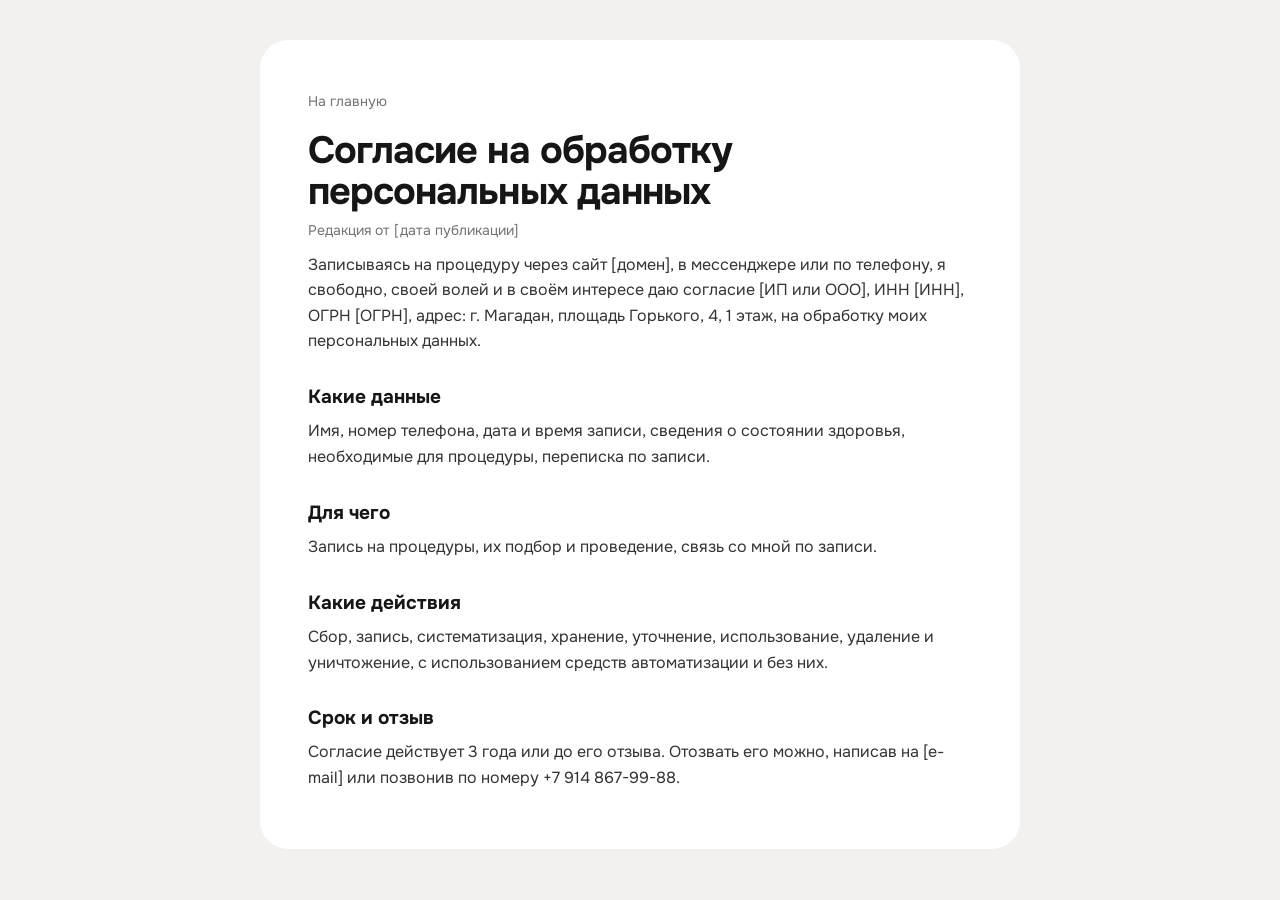
<file: consent.html>
<!doctype html>
<html lang="ru">
<head>
<meta charset="utf-8">
<meta name="viewport" content="width=device-width, initial-scale=1">
<meta name="robots" content="noindex, nofollow">
<title>Согласие на обработку персональных данных | Магадан Брат</title>
<link rel="icon" href="data:image/svg+xml,%3Csvg xmlns='http://www.w3.org/2000/svg' viewBox='0 0 32 32'%3E%3Crect width='32' height='32' rx='16' fill='%23e0623a'/%3E%3Ctext x='16' y='22' text-anchor='middle' font-family='Georgia' font-size='17' fill='%23ffffff'%3E%D0%9C%3C/text%3E%3C/svg%3E">
<link rel="stylesheet" href="https://fonts.googleapis.com/css2?family=Onest:wght@400;600;700&display=swap">
<link rel="stylesheet" href="doc.css">
</head>
<body>
<main class="doc">
  <a class="back" href="index.html">На главную</a>
  <h1>Согласие на обработку персональных данных</h1>
  <p class="upd">Редакция от [дата публикации]</p>

  <p>Записываясь на процедуру через сайт [домен], в мессенджере или по телефону, я свободно, своей волей и в своём
  интересе даю согласие [ИП или ООО], ИНН [ИНН], ОГРН [ОГРН], адрес:
  г. Магадан, площадь Горького,&nbsp;4, 1&nbsp;этаж, на обработку моих персональных данных.</p>

  <h2>Какие данные</h2>
  <p>Имя, номер телефона, дата и время записи, сведения о состоянии здоровья, необходимые для процедуры, переписка по записи.</p>

  <h2>Для чего</h2>
  <p>Запись на процедуры, их подбор и проведение, связь со мной по записи.</p>

  <h2>Какие действия</h2>
  <p>Сбор, запись, систематизация, хранение, уточнение, использование, 
  удаление и уничтожение, с использованием средств автоматизации и без них.</p>

  <h2>Срок и отзыв</h2>
  <p>Согласие действует 3 года или до его отзыва. Отозвать его можно, написав на [e-mail] или позвонив
  по номеру +7 914 867-99-88.</p>
</main>
</body>
</html>
</file>
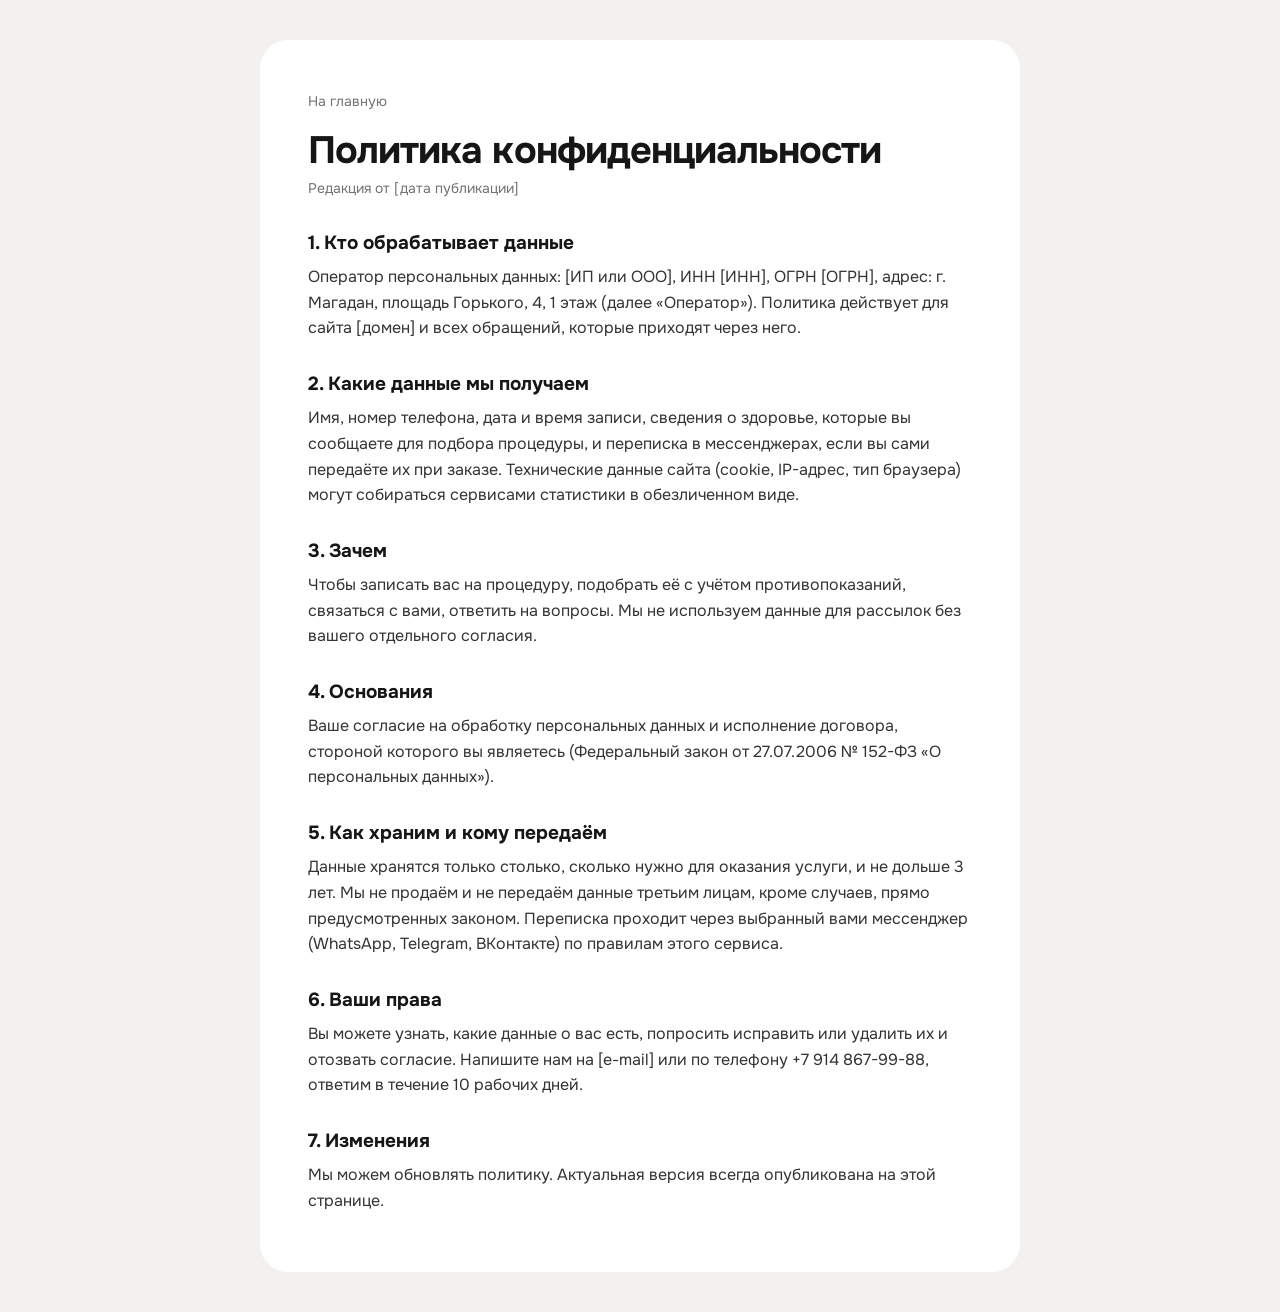
<file: privacy.html>
<!doctype html>
<html lang="ru">
<head>
<meta charset="utf-8">
<meta name="viewport" content="width=device-width, initial-scale=1">
<meta name="robots" content="noindex, nofollow">
<title>Политика конфиденциальности | Магадан Брат</title>
<link rel="icon" href="data:image/svg+xml,%3Csvg xmlns='http://www.w3.org/2000/svg' viewBox='0 0 32 32'%3E%3Crect width='32' height='32' rx='16' fill='%23e0623a'/%3E%3Ctext x='16' y='22' text-anchor='middle' font-family='Georgia' font-size='17' fill='%23ffffff'%3E%D0%9C%3C/text%3E%3C/svg%3E">
<link rel="stylesheet" href="https://fonts.googleapis.com/css2?family=Onest:wght@400;600;700&display=swap">
<link rel="stylesheet" href="doc.css">
</head>
<body>
<main class="doc">
  <a class="back" href="index.html">На главную</a>
  <h1>Политика конфиденциальности</h1>
  <p class="upd">Редакция от [дата публикации]</p>

  <h2>1. Кто обрабатывает данные</h2>
  <p>Оператор персональных данных: [ИП или ООО], ИНН [ИНН], ОГРН [ОГРН],
  адрес: г. Магадан, площадь Горького,&nbsp;4, 1&nbsp;этаж (далее «Оператор»). Политика действует для сайта [домен] и всех
  обращений, которые приходят через него.</p>

  <h2>2. Какие данные мы получаем</h2>
  <p>Имя, номер телефона, дата и время записи, сведения о здоровье, которые вы сообщаете для подбора процедуры, и переписка в
  мессенджерах, если вы сами передаёте их при заказе. Технические данные сайта (cookie, IP-адрес, тип
  браузера) могут собираться сервисами статистики в обезличенном виде.</p>

  <h2>3. Зачем</h2>
  <p>Чтобы записать вас на процедуру, подобрать её с учётом противопоказаний, связаться с вами,
  ответить на вопросы. Мы не используем данные для рассылок без вашего отдельного согласия.</p>

  <h2>4. Основания</h2>
  <p>Ваше согласие на обработку персональных данных и исполнение договора, стороной которого вы являетесь
  (Федеральный закон от 27.07.2006 № 152-ФЗ «О персональных данных»).</p>

  <h2>5. Как храним и кому передаём</h2>
  <p>Данные хранятся только столько, сколько нужно для оказания услуги, и не дольше 3 лет. Мы не продаём
  и не передаём данные третьим лицам, кроме случаев, прямо
  предусмотренных законом. Переписка проходит через выбранный вами мессенджер (WhatsApp, Telegram,
  ВКонтакте) по правилам этого сервиса.</p>

  <h2>6. Ваши права</h2>
  <p>Вы можете узнать, какие данные о вас есть, попросить исправить или удалить их и отозвать согласие.
  Напишите нам на [e-mail] или по телефону +7 914 867-99-88, ответим в течение 10 рабочих дней.</p>

  <h2>7. Изменения</h2>
  <p>Мы можем обновлять политику. Актуальная версия всегда опубликована на этой странице.</p>
</main>
</body>
</html>
</file>
<file: doc.css>
:root { --page: #f2f1ef; --card: #fff; --ink: #161616; --muted: #727272; --accent: #e0623a }
* { box-sizing: border-box }
body { margin: 0; background: var(--page); color: var(--ink); font: 400 16px/1.6 "Onest", system-ui, sans-serif; padding: 16px }
.doc { max-width: 760px; margin: 24px auto; background: var(--card); border-radius: 28px; padding: clamp(24px, 5vw, 48px) }
.back { color: var(--muted); text-decoration: none; font-size: 14px }
.back:hover { color: var(--ink) }
h1 { font-size: clamp(28px, 4vw, 38px); letter-spacing: -0.025em; line-height: 1.1; margin: 16px 0 6px }
h2 { font-size: 19px; margin: 28px 0 6px }
p { margin: 0 0 10px; color: #333 }
.upd { color: var(--muted); font-size: 14px }
</file>
